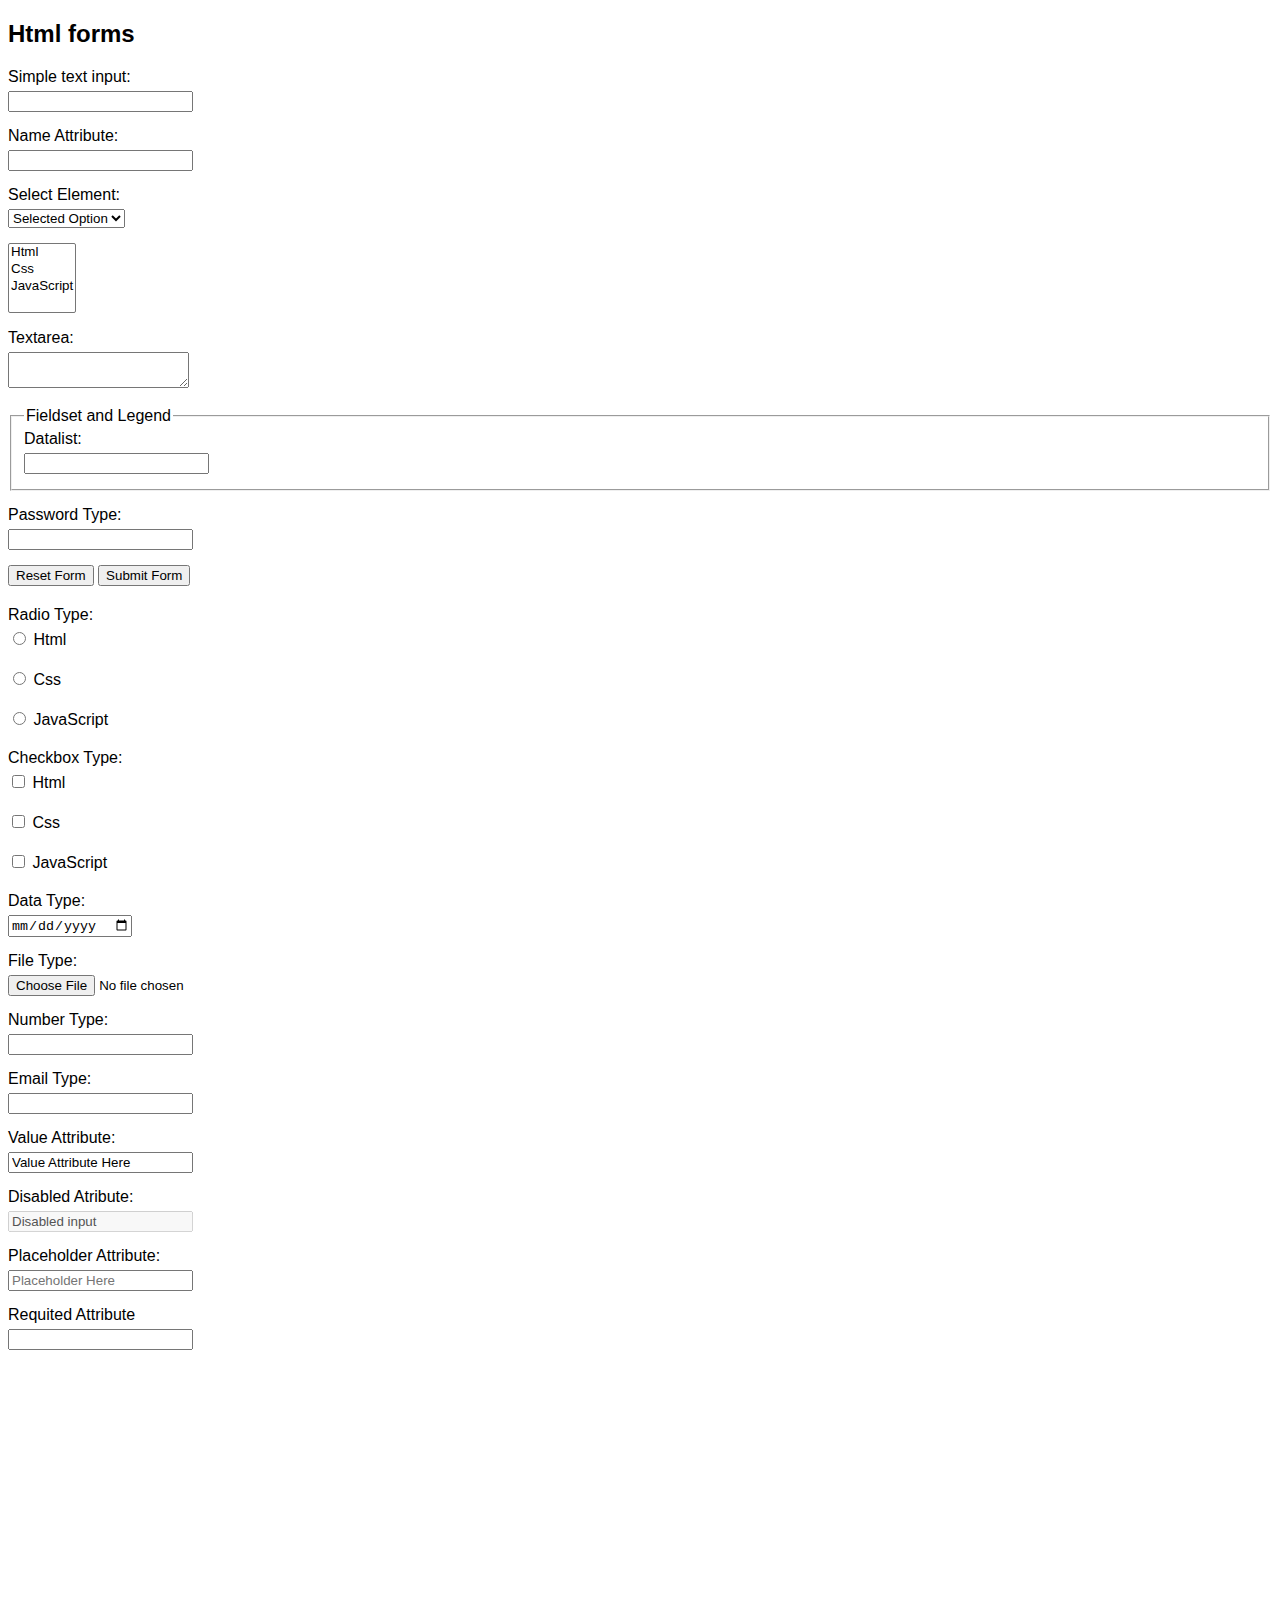
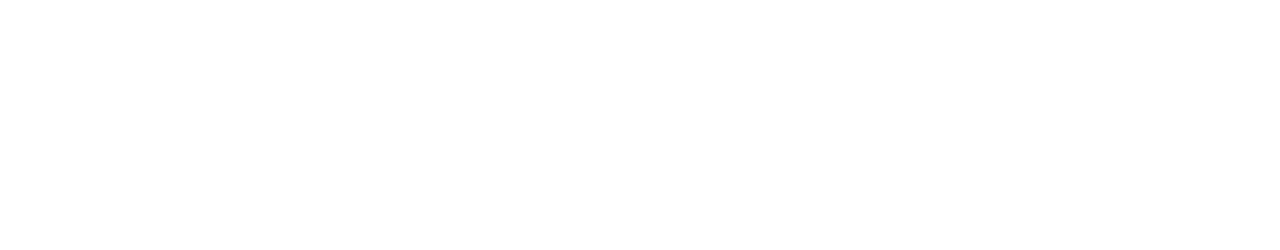
<file: html-forms-section/index.html>
<!DOCTYPE html>
<html lang="en">
  <head>
    <meta charset="UTF-8" />
    <meta name="viewport" content="width=device-width, initial-scale=1.0" />
    <title>Html forms Knowlegde</title>
    <link rel="stylesheet" href="style.css" />
  </head>
  <body>
    <h2>Html forms</h2>
    <!--01 forms attributes -->
    <form action="register.php" method="get">
      <!-- 02 first input (text type) -->
      <div>
        <label> Simple text input:</label>
        <input type="text" />
      </div>
      <!-- 03 name attribute -->
      <div>
        <!-- 04 for attribute -->
        <label for="using-name-att">Name Attribute:</label>
        <input type="text" name="using-name-att" />
      </div>
      <!--05 select element -->
      <div>
        <label for="select-element">Select Element:</label>
        <select name="select-element">
          <!--06 value attribute -->
          <option value="i-got-it">I got it</option>
          <option value="need-to-study">I need to Study</option>
          <!-- 07 selected attribute -->
          <option value="selected-option" selected>Selected Option</option>
        </select>
      </div>
      <!-- 08 multiple attribute -->
      <div>
        <select name="multiple-atribute" multiple>
          <option value="html">Html</option>
          <option value="css">Css</option>
          <option value="javascript">JavaScript</option>
        </select>
      </div>
      <!-- 09 text area element -->
      <div>
        <label for="textarea-element">Textarea:</label>
        <textarea name="textarea-element" id=""></textarea>
      </div>
      <!-- 10 fieldset and legend -->
      <div>
        <fieldset>
          <legend>Fieldset and Legend</legend>
          <label for="datalist">Datalist:</label>
          <!-- 11 list attribute -->
          <input type="text" list="datalist-123" name="datalist" />
          <!--12 datalist -->
          <datalist id="datalist-123">
            <option value="Html"></option>
            <option value="Css"></option>
            <option value="JavaScript"></option>
          </datalist>
        </fieldset>
      </div>
      <!-- 13 password type -->
      <div>
        <label for="password-type">Password Type:</label>
        <input type="password" name="password-type" />
      </div>
      <!--14 reset type -->
      <div class="inline-block">
        <input type="reset" value="Reset Form" />
      </div>
      <!--15 Submit type -->
      <div class="inline-block">
        <input type="submit" value="Submit Form" />
      </div>
      <!--16 radio type -->
      <div>
        <label for="radio-type">Radio Type:</label>
        <div>
          <div>
            <input
              class="inline-block"
              type="radio"
              value="html"
              name="radio-type"
            />
            <label class="inline-block" for="html">Html</label>
          </div>
          <div>
            <input
              class="inline-block"
              type="radio"
              value="css"
              name="radio-type"
            />
            <label class="inline-block" for="css">Css</label>
          </div>
          <div>
            <input
              class="inline-block"
              type="radio"
              value="javascript"
              name="radio-type"
            />
            <label class="inline-block" for="javascript">JavaScript</label>
          </div>
        </div>
      </div>
      <!-- 16 checkbox type -->
      <div>
        <label for="checkbox-type">Checkbox Type:</label>
        <div>
          <div>
            <input
              class="inline-block"
              type="checkbox"
              name="checkbox-type[]"
              value="html"
            />
            <label class="inline-block" for="html">Html</label>
          </div>
          <div>
            <input
              class="inline-block"
              type="checkbox"
              name="checkbox-type[]"
              value="css"
            />
            <label class="inline-block" for="css">Css</label>
          </div>
          <div>
            <input
              class="inline-block"
              type="checkbox"
              name="checkbox-type[]"
              value="javascript"
            />
            <label class="inline-block" for="javascript">JavaScript</label>
          </div>
        </div>
      </div>
      <!-- 17 date type -->
      <div>
        <label for="data-type">Data Type:</label>
        <input type="date" name="data-type" id="" />
      </div>
      <!-- 18 file type -->
      <div>
        <label for="file-type">File Type:</label>
        <input type="file" name="file-type" />
      </div>
      <!-- 19 number type -->
      <div>
        <label for="number-type">Number Type:</label>
        <input type="number" name="number-type" />
      </div>
      <!-- 20 email type -->
      <div>
        <label for="email-type">Email Type:</label>
        <input type="email" name="email-type" />
      </div>
      <!-- 21 name attribute -->
      <div>
        <label for="name-att">Value Attribute:</label>
        <input type="text" name="name-att" value="Value Attribute Here" />
      </div>
      <!-- 22 Desabled attribute -->
      <div>
        <label for="disabled-attibute">Disabled Atribute:</label>
        <input type="text" value="Disabled input" disabled />
      </div>
      <!-- 23 Placeholder attribute -->
      <div>
        <label for="placeholder-att"> Placeholder Attribute:</label>
        <input
          type="text"
          name="placeholder-att"
          placeholder="Placeholder Here"
        />
      </div>
      <!-- Required attribute -->
      <div>
        <label for="required-att">Requited Attribute</label>
        <input type="text" name="required-att" required />
      </div>
    </form>
  </body>
</html>
</file>
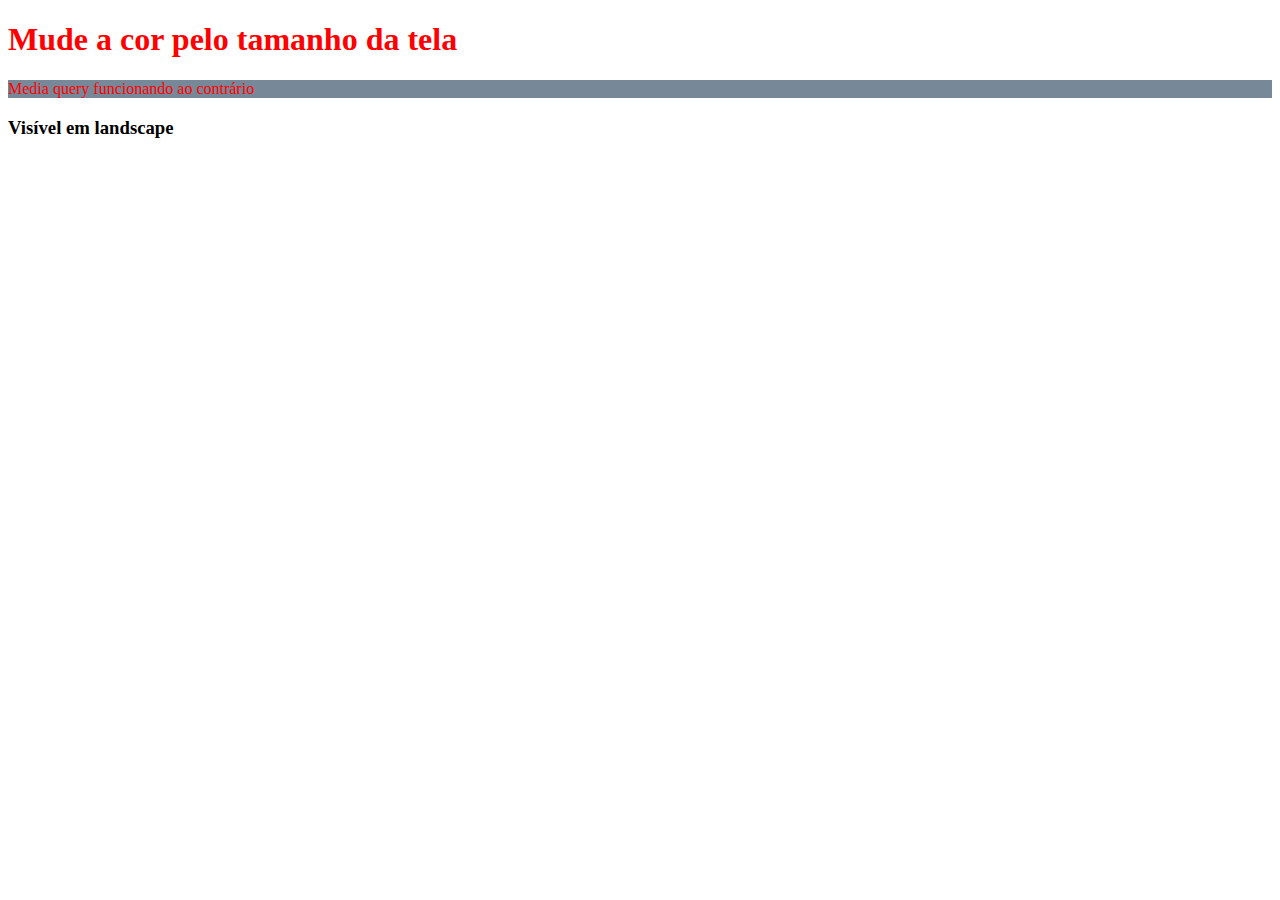
<file: html-responsive/index.html>
<!DOCTYPE html>
<html lang="en">
  <head>
    <meta charset="UTF-8" />
    <meta http-equiv="X-UA-Compatible" content="IE=edge" />
    <!-- 1 - Meta tag de responsividade -->
    <meta name="viewport" content="width=device-width, initial-scale=1.0" />
    <title>Responsividade</title>
    <link rel="stylesheet" href="css/styles.css" />
  </head>
  <body>
    <!-- 2 - Media query -->
    <h1>Mude a cor pelo tamanho da tela</h1>
    <!-- 3 - min width -->
    <p>Media query funcionando ao contrário</p>
    <!-- 4 - landscape -->
    <h3>Visível em landscape</h3>
  </body>
</html>
</file>
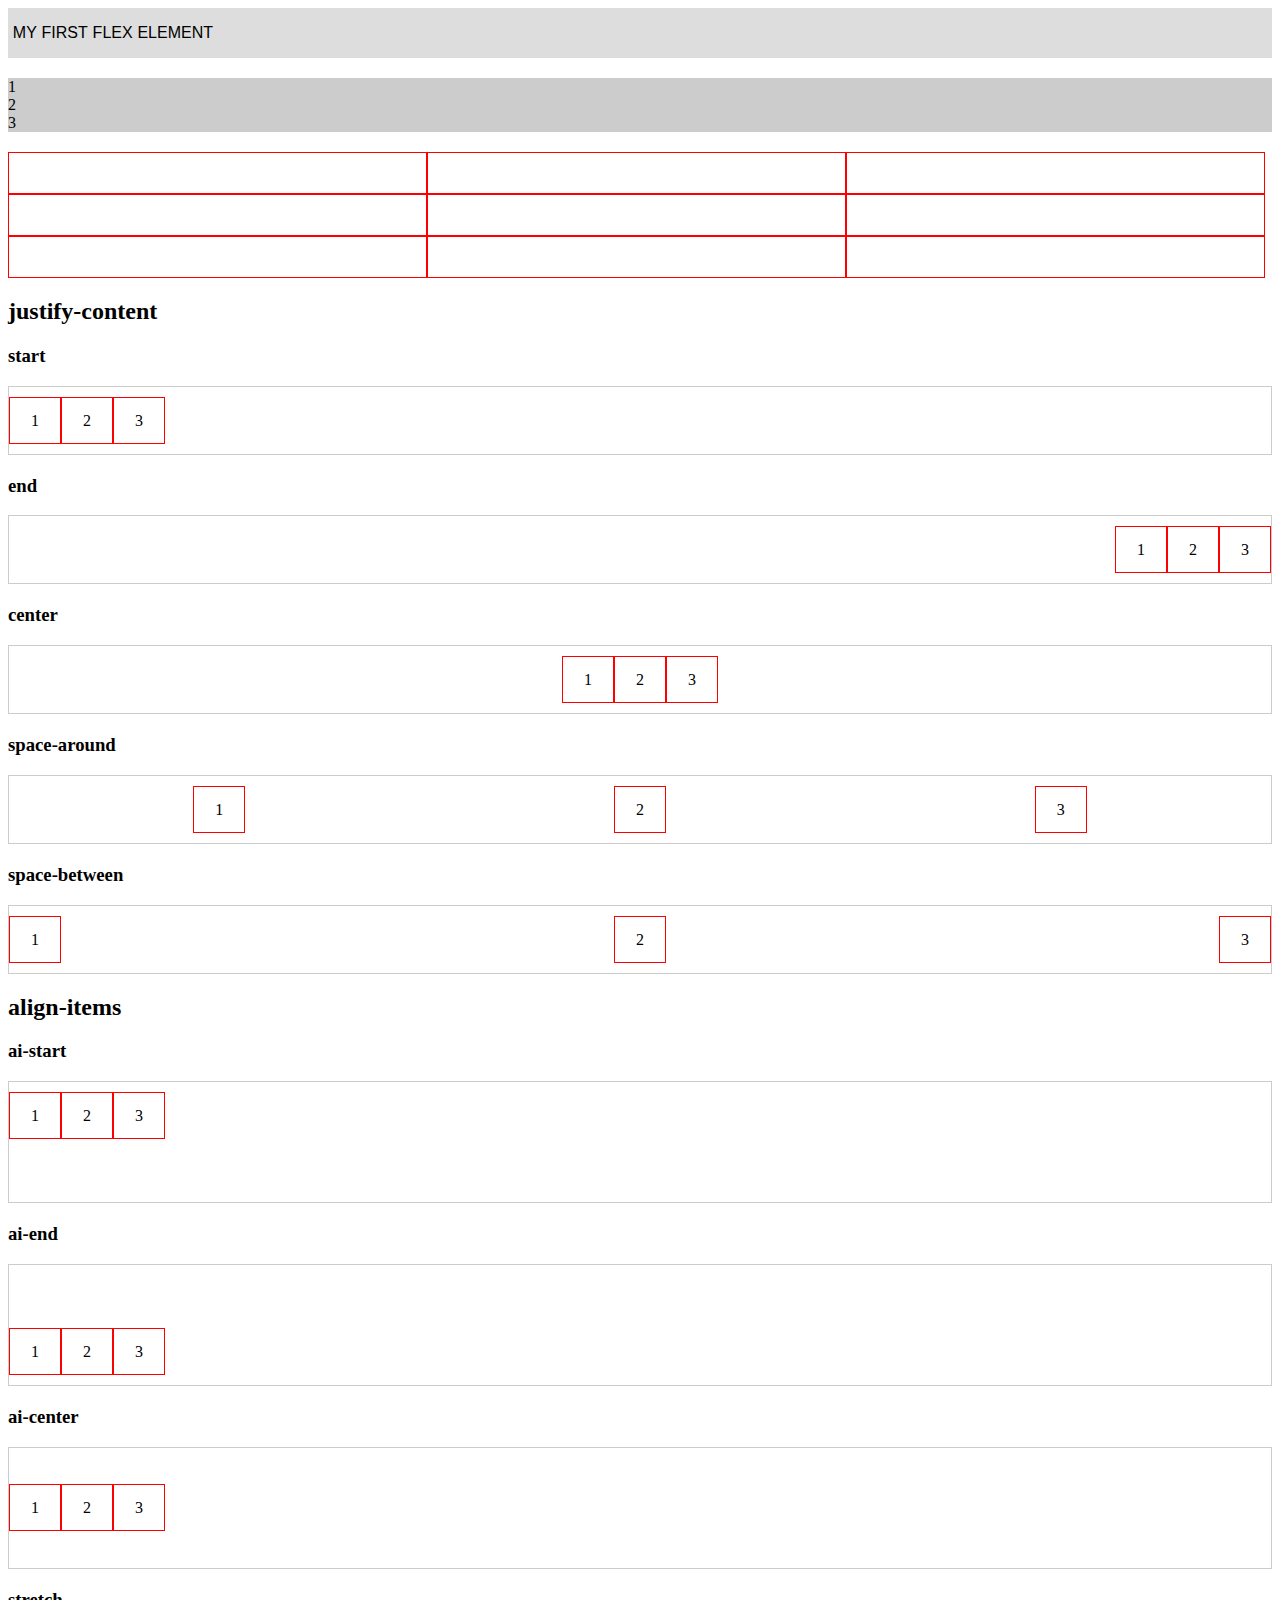
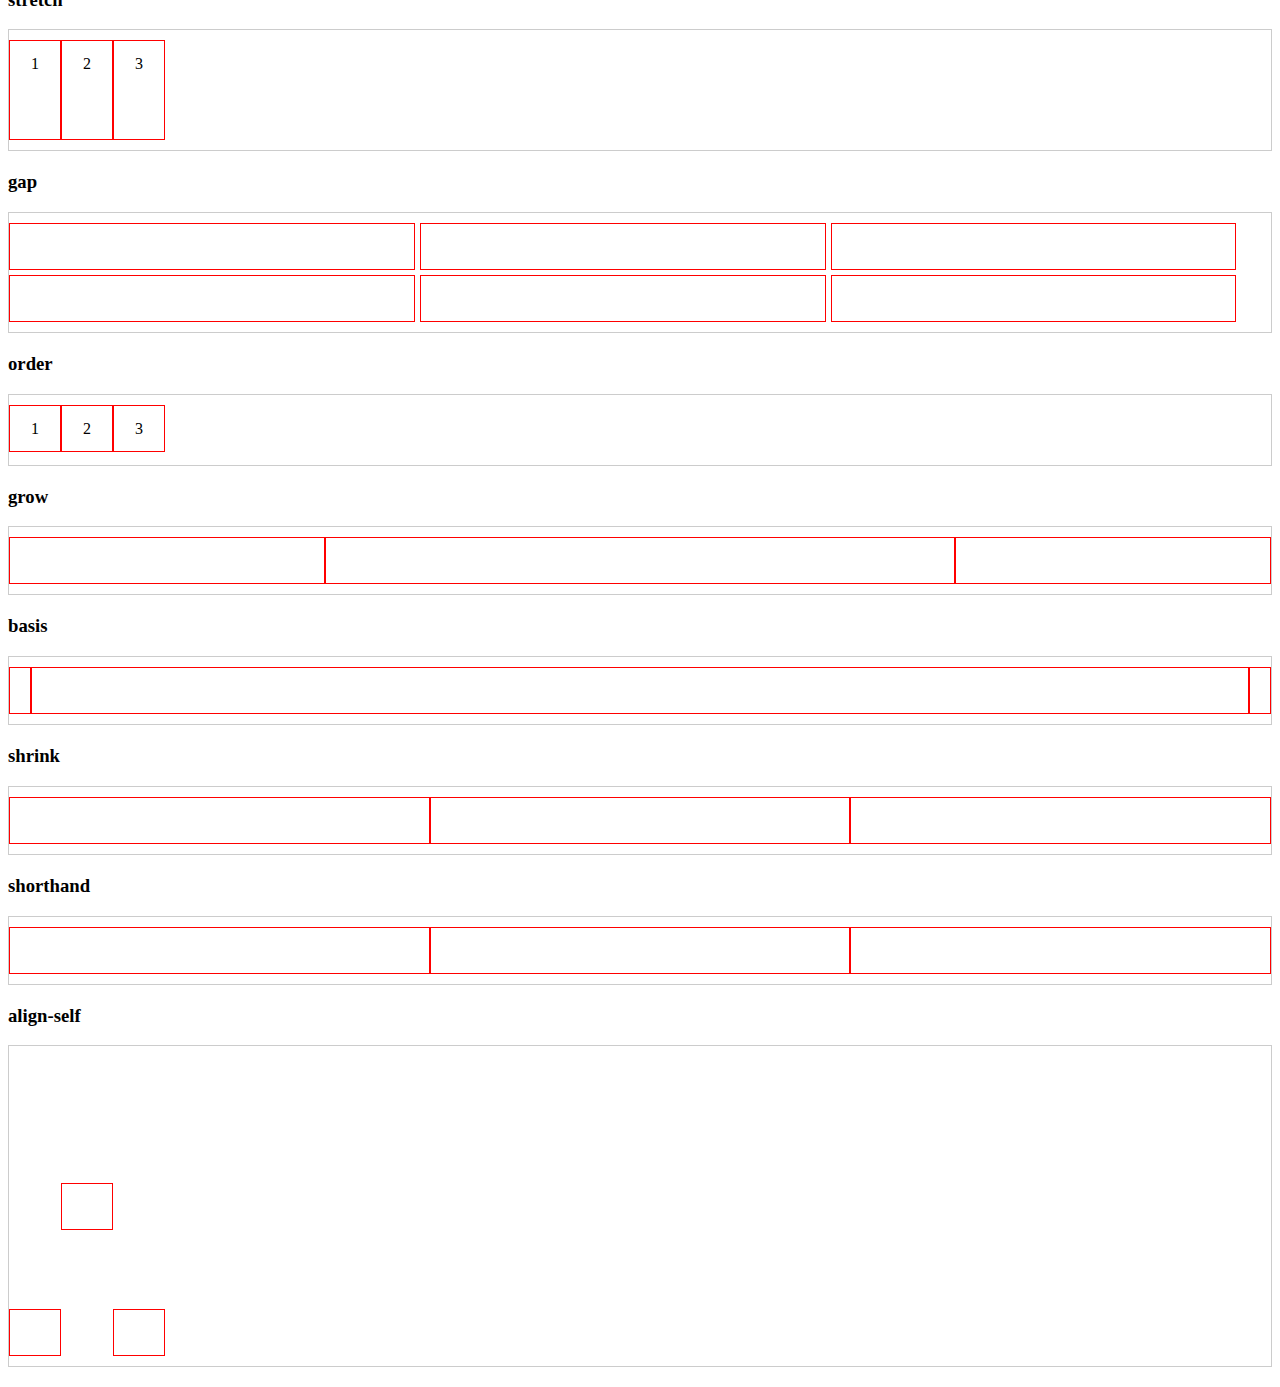
<file: flex-box/knowledge/index.html>
<!DOCTYPE html>
<html lang="en">
  <head>
    <meta charset="UTF-8" />
    <meta name="viewport" content="width=device-width, initial-scale=1.0" />
    <link rel="stylesheet" href="css/style.css" />
    <title>Flexbox</title>
  </head>
  <body>
    <!-- 1. flex -->
    <div class="flex">
      <p>my</p>
      <p>first</p>
      <p>flex</p>
      <p>element</p>
    </div>
    <!-- 2. column -->
    <div class="flex-column">
      <span>1</span>
      <span>2</span>
      <span>3</span>
    </div>
    <!-- 3. wrap -->
    <div class="wrap">
      <div class="box"></div>
      <div class="box"></div>
      <div class="box"></div>
      <div class="box"></div>
      <div class="box"></div>
      <div class="box"></div>
      <div class="box"></div>
      <div class="box"></div>
      <div class="box"></div>
    </div>
    <!-- 4. justify-content -->
    <section>
      <h2>justify-content</h2>
      <div class="values">
        <h3>start</h3>
        <div class="container-flex start">
          <div class="box">1</div>
          <div class="box">2</div>
          <div class="box">3</div>
        </div>
      </div>
      <div class="values">
        <h3>end</h3>
        <div class="container-flex end">
          <div class="box">1</div>
          <div class="box">2</div>
          <div class="box">3</div>
        </div>
      </div>
      <div class="values">
        <h3>center</h3>
        <div class="container-flex center">
          <div class="box">1</div>
          <div class="box">2</div>
          <div class="box">3</div>
        </div>
      </div>
      <div class="values">
        <h3>space-around</h3>
        <div class="container-flex space-around">
          <div class="box">1</div>
          <div class="box">2</div>
          <div class="box">3</div>
        </div>
      </div>
      <div class="values">
        <h3>space-between</h3>
        <div class="container-flex space-between">
          <div class="box">1</div>
          <div class="box">2</div>
          <div class="box">3</div>
        </div>
      </div>
    </section>
    <!-- 5. align items -->
    <section>
      <h2>align-items</h2>
      <div class="values">
        <h3>ai-start</h3>
        <div class="container-flex ai-start">
          <div class="box">1</div>
          <div class="box">2</div>
          <div class="box">3</div>
        </div>
      </div>
      <div class="values">
        <h3>ai-end</h3>
        <div class="container-flex ai-end">
          <div class="box">1</div>
          <div class="box">2</div>
          <div class="box">3</div>
        </div>
      </div>
      <div class="values">
        <h3>ai-center</h3>
        <div class="container-flex ai-center">
          <div class="box">1</div>
          <div class="box">2</div>
          <div class="box">3</div>
        </div>
      </div>
      <div class="values">
        <h3>stretch</h3>
        <div class="container-flex stretch">
          <div class="box">1</div>
          <div class="box">2</div>
          <div class="box">3</div>
        </div>
      </div>
    </section>
    <!-- 6. gap -->
    <section>
      <h3>gap</h3>
      <div class="container-flex gap">
        <div class="box"></div>
        <div class="box"></div>
        <div class="box"></div>
        <div class="box"></div>
        <div class="box"></div>
        <div class="box"></div>
      </div>
    </section>
    <!-- 7 order -->
    <h3>order</h3>
    <div class="container-flex order">
      <div class="box" id="three">3</div>
      <div class="box" id="one">1</div>
      <div class="box" id="two">2</div>
    </div>
    <!-- 8 grow -->
    <h3>grow</h3>
    <div class="container-flex grow">
      <div class="box"></div>
      <div class="box big"></div>
      <div class="box"></div>
    </div>
    <!-- 9. basis -->
    <h3>basis</h3>
    <div class="container-flex basis">
      <div class="box"></div>
      <div class="box big"></div>
      <div class="box"></div>
    </div>
    <!-- 10. shrink -->
    <h3>shrink</h3>
    <div class="container-flex shrink">
      <div class="box"></div>
      <div class="box small"></div>
      <div class="box"></div>
    </div>
    <!-- 11. shorthand -->
    <h3>shorthand</h3>
    <div class="container-flex shorthand">
      <div class="box"></div>
      <div class="box different"></div>
      <div class="box"></div>
    </div>
    <!-- 12 align-self -->
    <h3>align-self</h3>
    <div class="container-flex align-self">
      <div class="box"></div>
      <div class="box different"></div>
      <div class="box"></div>
    </div>
  </body>
</html>
</file>
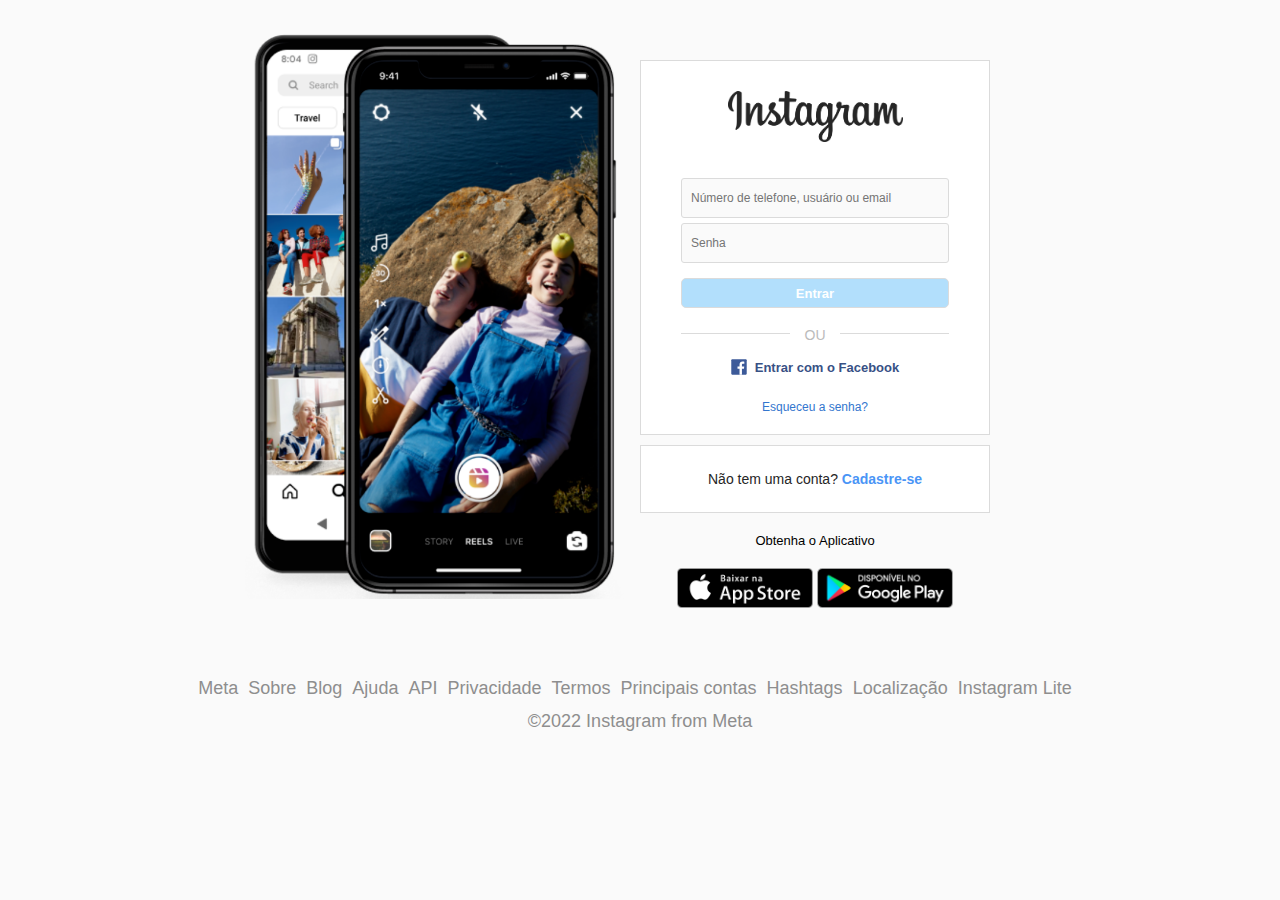
<file: flex-box/project/index.html>
<!DOCTYPE html>
<html lang="en">
  <head>
    <meta charset="UTF-8" />
    <meta name="viewport" content="width=device-width, initial-scale=1.0" />
    <link rel="stylesheet" href="css/style.css" />
    <link rel="shortcut icon" href="img/favicon.png" type="image/x-icon" />
    <title>Instagram</title>
  </head>
  <body>
    <main>
      <div id="main-container">
        <!-- Banner Container -->
        <div id="banner-container">
          <img src="img/banner2.png" alt="crie uma conta no instagram" />
        </div>
        <!-- Login e Registro -->
        <div id="form-container">
          <div id="form-box">
            <img id="logo-insta" src="img/logo_instagram.png" alt="instagram" />
            <form id="login-form">
              <input
                type="text"
                name="username"
                placeholder="Número de telefone, usuário ou email "
              />
              <input type="password" name="password" placeholder="Senha" />
              <input type="submit" value="Entrar" />
            </form>
            <div class="separator">
              <div class="line"></div>
              <span>Ou</span>
            </div>
            <div id="other-links">
              <div id="facebook-login">
                <a href="#">
                  <img src="img/logo_facebook.svg" alt="facebook" />
                  <span>Entrar com o Facebook</span>
                </a>
              </div>
              <div id="forgot-pass">
                <a href="#">Esqueceu a senha?</a>
              </div>
            </div>
          </div>
          <div id="register-container">
            <p>Não tem uma conta? <a href="#">Cadastre-se</a></p>
          </div>
          <div id="get-app-container">
            <p>Obtenha o Aplicativo</p>
            <a href="#">
              <img src="img/apple_btn.png" alt="AppleStore" />
            </a>
            <a href="#">
              <img src="img/gplay_btn.png" alt="GooglePlay" />
            </a>
          </div>
        </div>
      </div>
    </main>
    <footer>
      <nav>
        <ul id="footer-links">
          <li><a href="#">Meta</a></li>
          <li><a href="#">Sobre</a></li>
          <li><a href="#">Blog</a></li>
          <li><a href="#">Ajuda</a></li>
          <li><a href="#">API</a></li>
          <li><a href="#">Privacidade</a></li>
          <li><a href="#">Termos</a></li>
          <li><a href="#">Principais contas</a></li>
          <li><a href="#">Hashtags</a></li>
          <li><a href="#">Localização</a></li>
          <li><a href="#">Instagram Lite</a></li>
        </ul>
      </nav>
      <p id="copyright">&copy;2022 Instagram from Meta</p>
    </footer>
  </body>
</html>
</file>
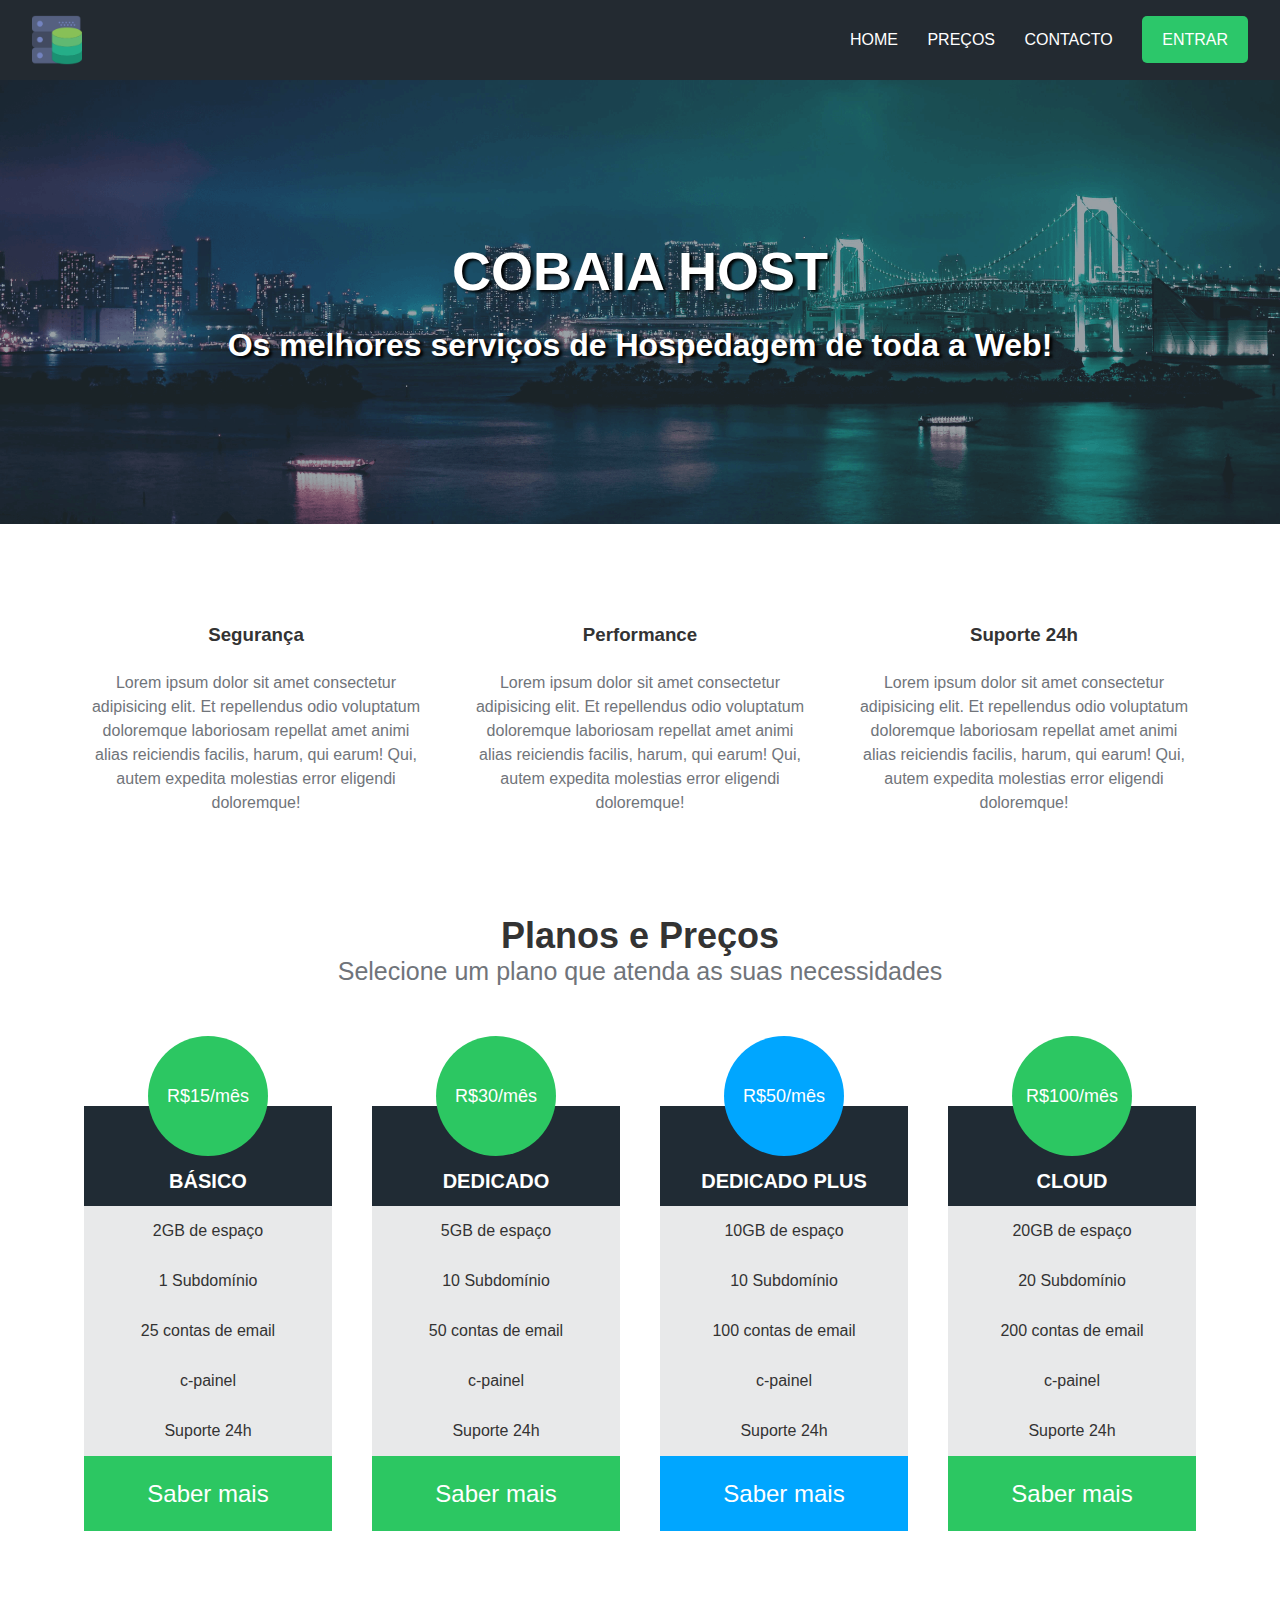
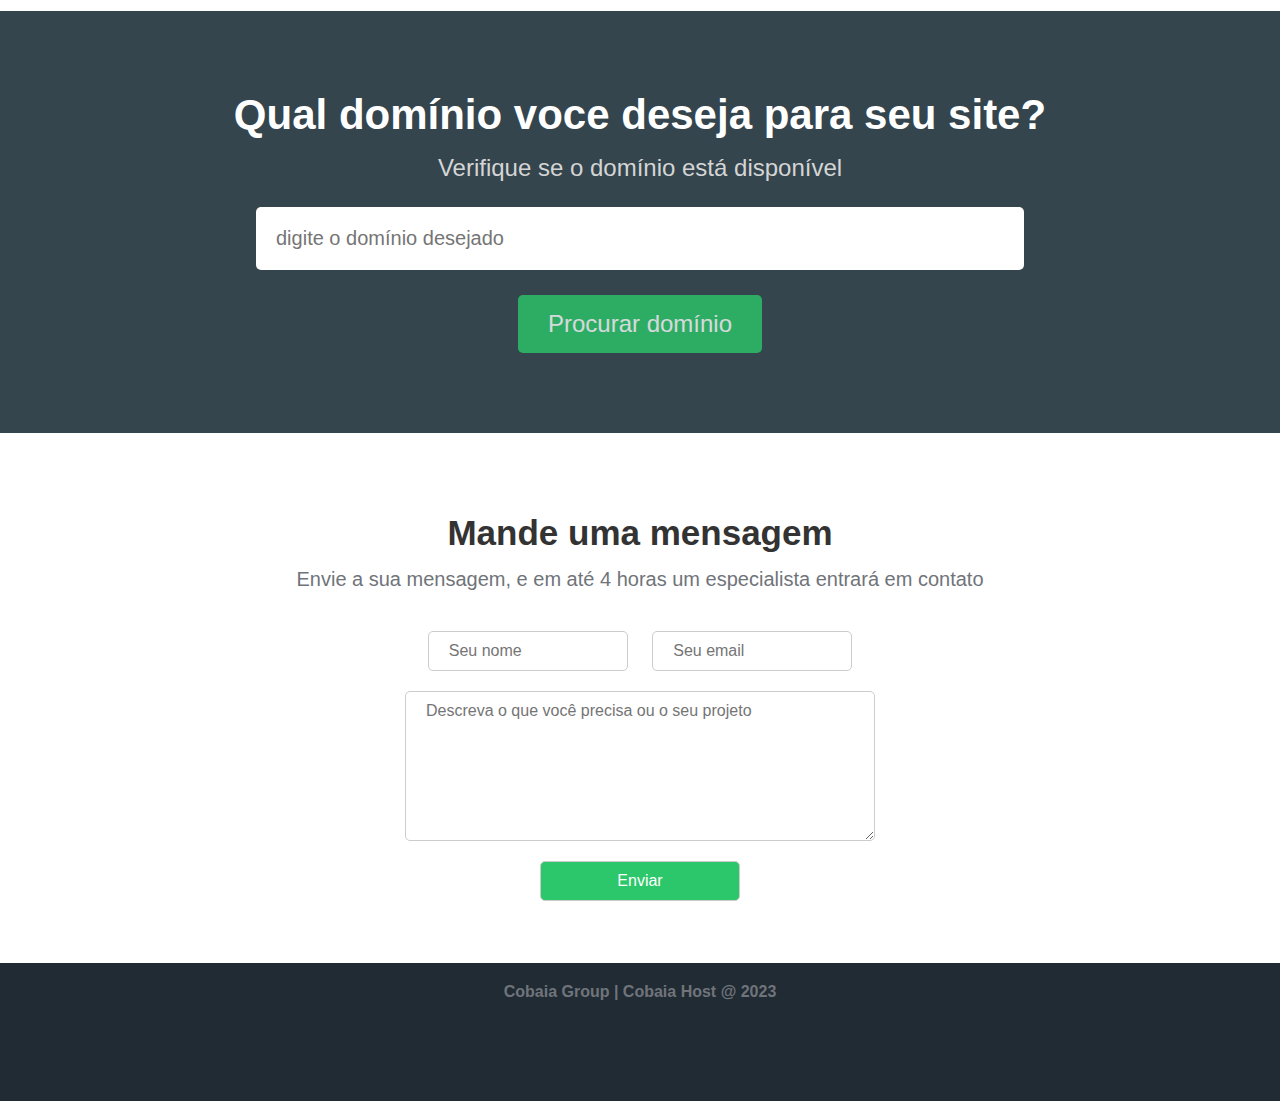
<file: html-responsive/project/index.html>
<!DOCTYPE html>
<html lang="pt-br">
  <head>
    <meta charset="UTF-8" />
    <meta name="viewport" content="width=device-width, initial-scale=1.0" />
    <!-- icons -->
    <link
      rel="stylesheet"
      href="https://cdnjs.cloudflare.com/ajax/libs/font-awesome/6.4.2/css/all.min.css"
      integrity="sha512-z3gLpd7yknf1YoNbCzqRKc4qyor8gaKU1qmn+CShxbuBusANI9QpRohGBreCFkKxLhei6S9CQXFEbbKuqLg0DA=="
      crossorigin="anonymous"
      referrerpolicy="no-referrer"
    />
    <!-- style -->
    <link rel="stylesheet" href="css/style.css" />
    <title>Cobaia Host</title>
  </head>
  <body>
    <div class="container">
      <div class="navbar-container">
        <nav>
          <a href="#">
            <img src="img/cobaia-logo.png" class="logo" alt="Cobaia Host" />
          </a>
          <ul class="navbar-items">
            <li>
              <a href="#">Home</a>
            </li>
            <li>
              <a href="#">Preços</a>
            </li>
            <li>
              <a href="#">Contacto</a>
            </li>
            <li>
              <a href="#" class="default-btn">Entrar</a>
            </li>
          </ul>
        </nav>
      </div>
      <main>
        <div class="main-banner">
          <h1>Cobaia Host</h1>
          <p>Os melhores serviços de Hospedagem de toda a Web!</p>
        </div>
        <section class="services-container">
          <ul>
            <li>
              <i class="fas fa-shield-alt"></i>
              <h3>Segurança</h3>
              <p>
                Lorem ipsum dolor sit amet consectetur adipisicing elit. Et
                repellendus odio voluptatum doloremque laboriosam repellat amet
                animi alias reiciendis facilis, harum, qui earum! Qui, autem
                expedita molestias error eligendi doloremque!
              </p>
            </li>
            <li>
              <i class="fas fa-rocket"></i>
              <h3>Performance</h3>
              <p>
                Lorem ipsum dolor sit amet consectetur adipisicing elit. Et
                repellendus odio voluptatum doloremque laboriosam repellat amet
                animi alias reiciendis facilis, harum, qui earum! Qui, autem
                expedita molestias error eligendi doloremque!
              </p>
            </li>
            <li>
              <i class="fas fa-comments"></i>
              <h3>Suporte 24h</h3>
              <p>
                Lorem ipsum dolor sit amet consectetur adipisicing elit. Et
                repellendus odio voluptatum doloremque laboriosam repellat amet
                animi alias reiciendis facilis, harum, qui earum! Qui, autem
                expedita molestias error eligendi doloremque!
              </p>
            </li>
          </ul>
        </section>
        <section class="pricing-container">
          <h2>Planos e Preços</h2>
          <p>Selecione um plano que atenda as suas necessidades</p>
          <div class="plans-container">
            <div class="plan">
              <ul>
                <li class="price">R$15/mês</li>
                <li class="plan-name">Básico</li>
                <li>2GB de espaço</li>
                <li>1 Subdomínio</li>
                <li>25 contas de email</li>
                <li>c-painel</li>
                <li>Suporte 24h</li>
                <li class="plan-btn">Saber mais</li>
              </ul>
            </div>
            <div class="plan">
              <ul>
                <li class="price">R$30/mês</li>
                <li class="plan-name">Dedicado</li>
                <li>5GB de espaço</li>
                <li>10 Subdomínio</li>
                <li>50 contas de email</li>
                <li>c-painel</li>
                <li>Suporte 24h</li>
                <li class="plan-btn">Saber mais</li>
              </ul>
            </div>
            <div class="plan">
              <ul>
                <li class="price recommended">R$50/mês</li>
                <li class="plan-name">DEdicado Plus</li>
                <li>10GB de espaço</li>
                <li>10 Subdomínio</li>
                <li>100 contas de email</li>
                <li>c-painel</li>
                <li>Suporte 24h</li>
                <li class="plan-btn recommended">Saber mais</li>
              </ul>
            </div>
            <div class="plan">
              <ul>
                <li class="price">R$100/mês</li>
                <li class="plan-name">Cloud</li>
                <li>20GB de espaço</li>
                <li>20 Subdomínio</li>
                <li>200 contas de email</li>
                <li>c-painel</li>
                <li>Suporte 24h</li>
                <li class="plan-btn">Saber mais</li>
              </ul>
            </div>
          </div>
        </section>
        <section class="searchdomain-container">
          <h2>Qual domínio voce deseja para seu site?</h2>
          <p>Verifique se o domínio está disponível</p>
          <form>
            <input
              type="text"
              name="domain"
              id="domain"
              placeholder="digite o domínio desejado"
            />
            <input type="submit" value="Procurar domínio" />
          </form>
        </section>
        <section class="contact-container">
          <h2>Mande uma mensagem</h2>
          <p>
            Envie a sua mensagem, e em até 4 horas um especialista entrará em
            contato
          </p>
          <form>
            <input type="text" name="name" id="name" placeholder="Seu nome" />
            <input
              type="email"
              name="email"
              id="email"
              placeholder="Seu email"
            />
            <textarea
              name="message"
              id="message"
              placeholder="Descreva o que você precisa ou o seu projeto"
            ></textarea>
            <input type="submit" value="Enviar" />
          </form>
        </section>
      </main>
      <footer>
        <p>Cobaia Group | Cobaia Host @ 2023</p>
      </footer>
    </div>
  </body>
</html>
</file>
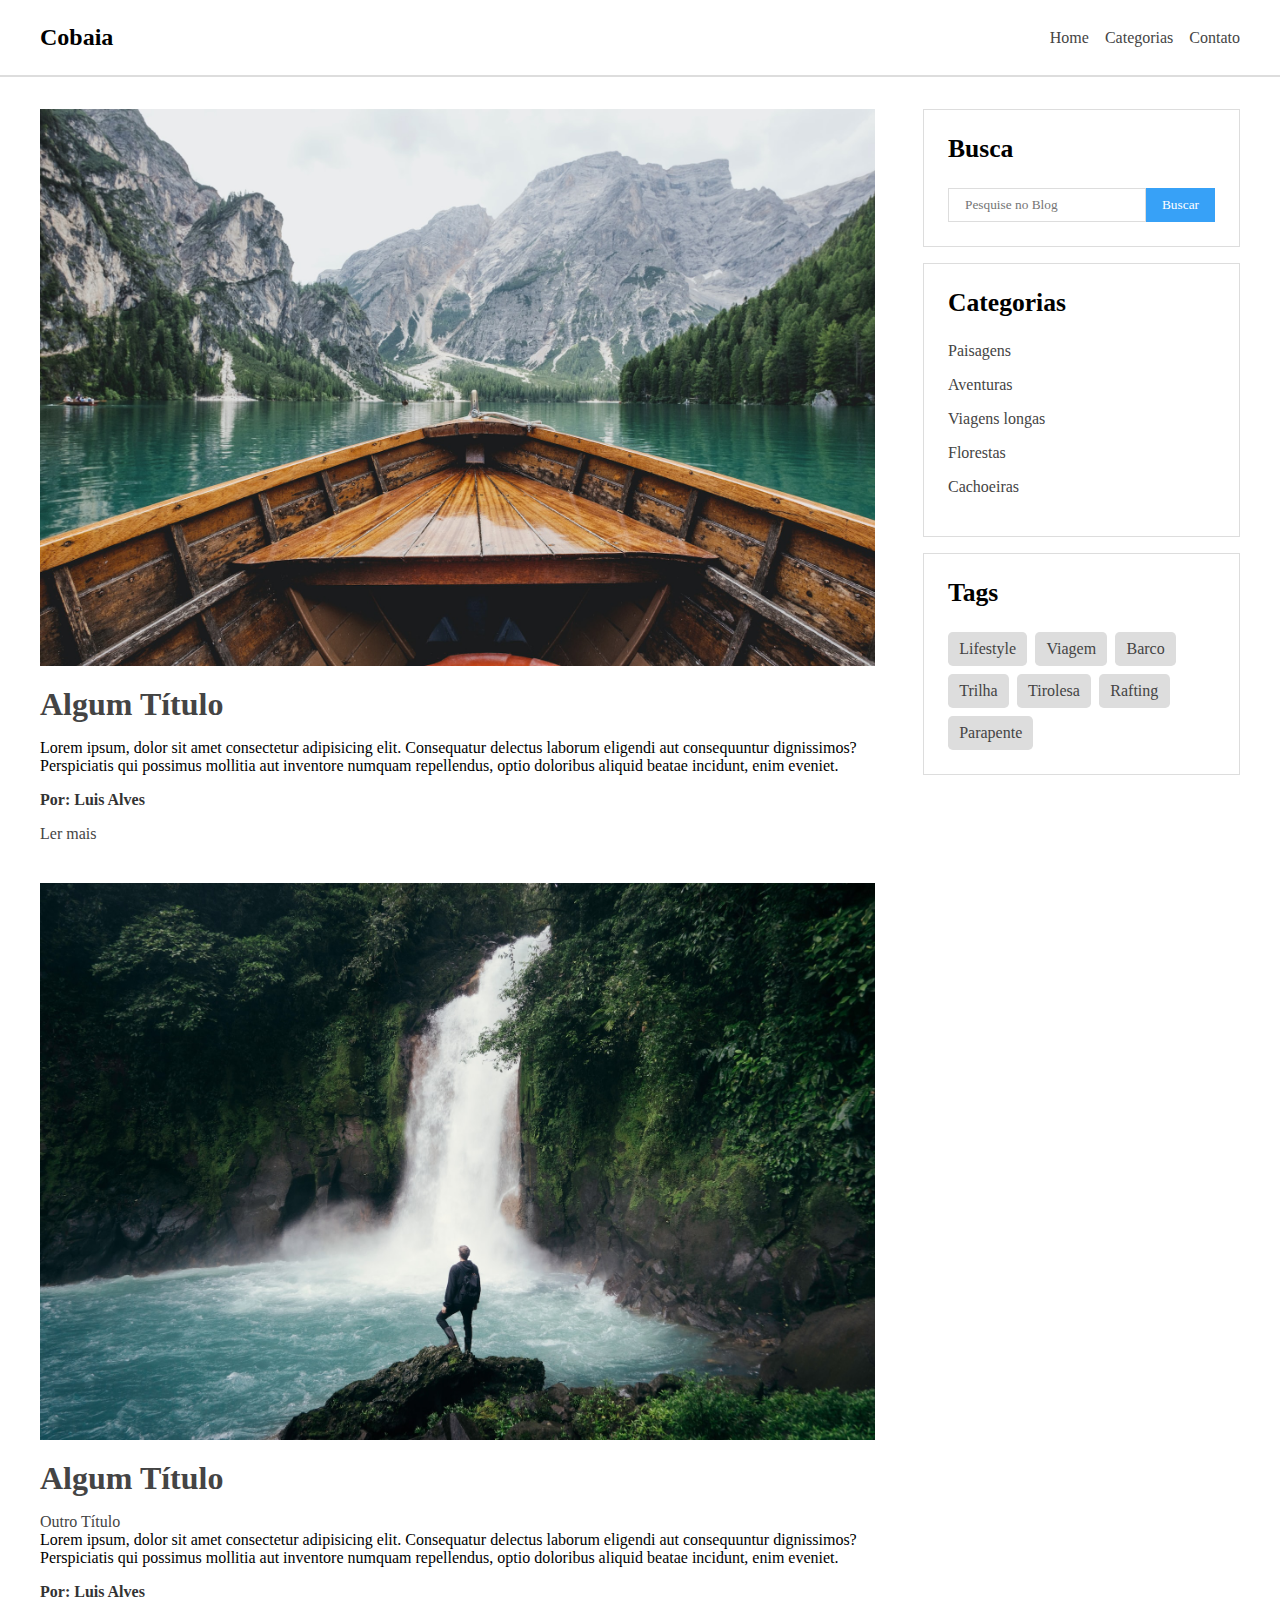
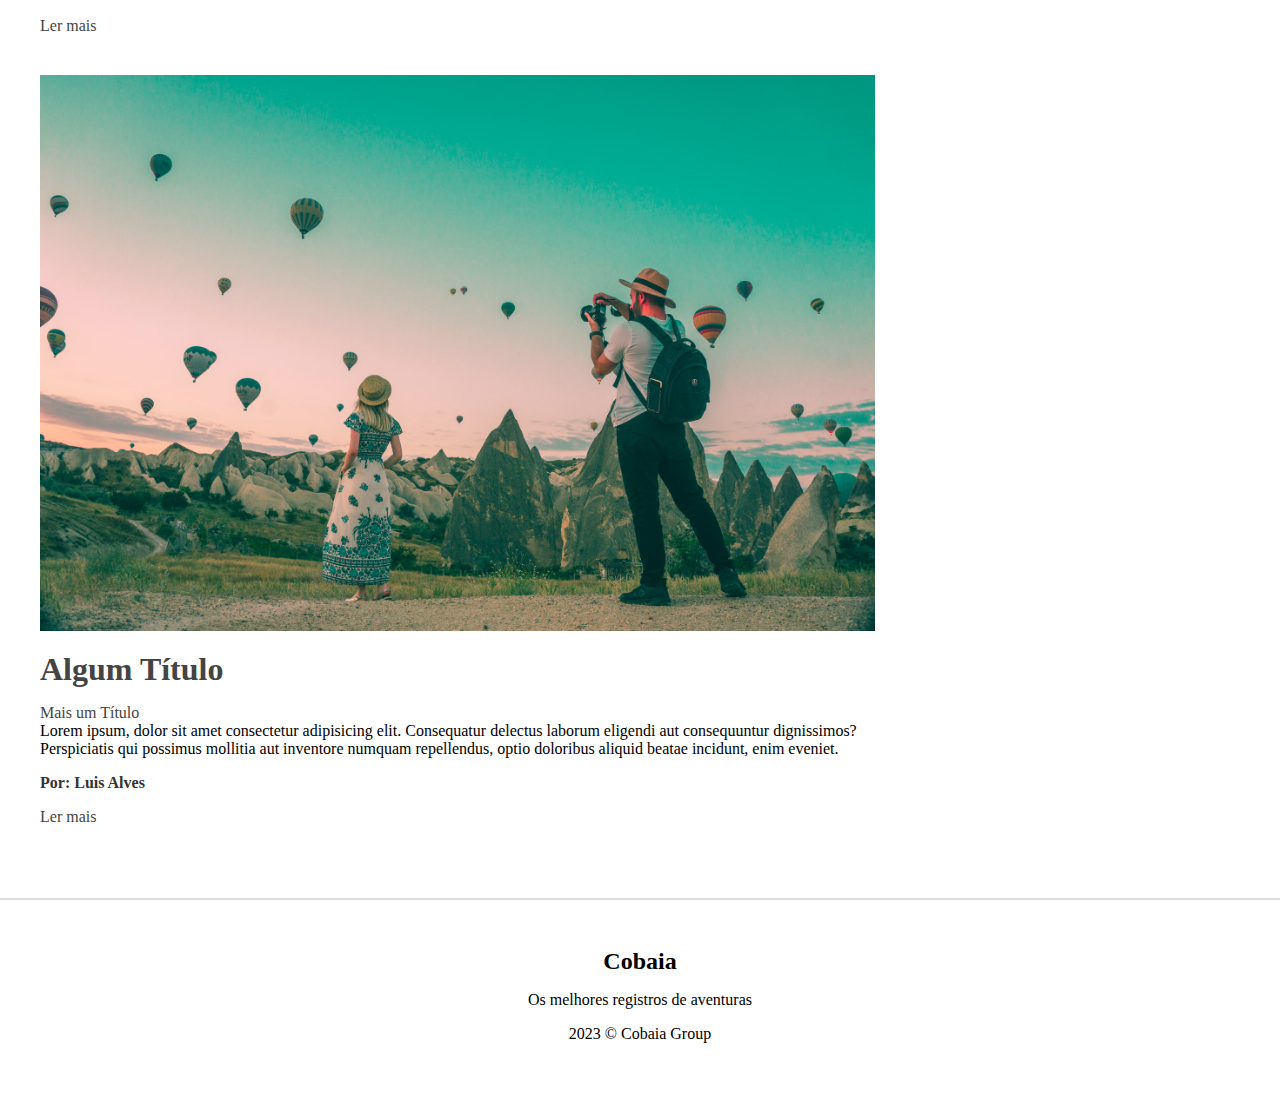
<file: semantic-html/project/index.html>
<!DOCTYPE html>
<html lang="en">
  <head>
    <meta charset="UTF-8" />
    <meta name="viewport" content="width=device-width, initial-scale=1.0" />
    <link rel="stylesheet" href="css/style.css" />
    <title>Blog Semântico</title>
  </head>
  <body>
    <header>
      <nav id="navbar">
        <div id="navbar-inner">
          <h2>Cobaia</h2>
          <ul id="nav-links">
            <li><a href="#">Home</a></li>
            <li><a href="#">Categorias</a></li>
            <li><a href="#">Contato</a></li>
          </ul>
        </div>
      </nav>
    </header>
    <div class="container">
      <main id="posts-container">
        <article class="post">
          <img src="img/f1.jpg" alt="Passeio de barco" />
          <h3 class="title">
            <a href="#">Algum Título</a>
          </h3>
          <p class="description">
            Lorem ipsum, dolor sit amet consectetur adipisicing elit.
            Consequatur delectus laborum eligendi aut consequuntur dignissimos?
            Perspiciatis qui possimus mollitia aut inventore numquam
            repellendus, optio doloribus aliquid beatae incidunt, enim eveniet.
          </p>
          <p class="author">Por: Luis Alves</p>
          <a href="#">Ler mais</a>
        </article>
        <article class="post">
          <img src="img/f2.jpg" alt="cachoeira" />
          <h3 class="title">
            <a href="#">Algum Título</a>
          </h3>
          <a href="#">Outro Título</a>
          <p class="description">
            Lorem ipsum, dolor sit amet consectetur adipisicing elit.
            Consequatur delectus laborum eligendi aut consequuntur dignissimos?
            Perspiciatis qui possimus mollitia aut inventore numquam
            repellendus, optio doloribus aliquid beatae incidunt, enim eveniet.
          </p>
          <p class="author">Por: Luis Alves</p>
          <a href="#">Ler mais</a>
        </article>
        <article class="post">
          <img src="img/f3.jpg" alt="Balões" />
          <h3 class="title">
            <a href="#">Algum Título</a>
          </h3>
          <a href="#">Mais um Título</a>
          <p class="description">
            Lorem ipsum, dolor sit amet consectetur adipisicing elit.
            Consequatur delectus laborum eligendi aut consequuntur dignissimos?
            Perspiciatis qui possimus mollitia aut inventore numquam
            repellendus, optio doloribus aliquid beatae incidunt, enim eveniet.
          </p>
          <p class="author">Por: Luis Alves</p>
          <a href="#">Ler mais</a>
        </article>
      </main>
      <aside id="sidebar">
        <section id="search-bar">
          <h4>Busca</h4>
          <form>
            <input type="text" placeholder="Pesquise no Blog" />
            <input type="submit" value="Buscar" />
          </form>
        </section>
        <section id="categories">
          <h4>Categorias</h4>
          <nav>
            <ul>
              <li><a href="#">Paisagens</a></li>
              <li><a href="#">Aventuras</a></li>
              <li><a href="#">Viagens longas</a></li>
              <li><a href="#">Florestas</a></li>
              <li><a href="#">Cachoeiras</a></li>
            </ul>
          </nav>
        </section>
        <section id="tags">
          <h4>Tags</h4>
          <div id="tags-container">
            <a href="#">Lifestyle</a>
            <a href="#">Viagem</a>
            <a href="#">Barco</a>
            <a href="#">Trilha</a>
            <a href="#">Tirolesa</a>
            <a href="#">Rafting</a>
            <a href="#">Parapente</a>
          </div>
        </section>
      </aside>
    </div>
    <footer id="footer">
      <h2>Cobaia</h2>
      <p>Os melhores registros de aventuras</p>
      <p>2023 &copy; Cobaia Group</p>
    </footer>
  </body>
</html>
</file>
<file: html-forms-section/style.css>
body {
  font-family: Arial, Helvetica, sans-serif;
  margin-bottom: 500px;
}

div {
  margin-bottom: 15px;
}

div label,
div input {
  display: block;
  margin-bottom: 5px;
}

.inline-block {
  display: inline-block;
}
</file>
<file: html-responsive/css/styles.css>
/* 2 - media query */
h1 {
  color: red;
}

@media screen and (max-width: 500px) {
  h1 {
    color: blue;
  }
}

/* 3 - min-width */
p {
  background-color: red;
  color: #000;
}

@media screen and (min-width: 800px) {
  p {
    background-color: #789;
    color: red;
  }
}

/* 4 - landscape */
h3 {
  display: none;
}

@media screen and (orientation: landscape) {
  h3 {
    display: block;
  }
}
</file>
<file: flex-box/knowledge/css/style.css>
/* 1. flex */
.flex {
  display: flex;
  background-color: #ddd;
  margin-bottom: 20px;
}

.flex p {
  padding-left: 0.3em;
  text-transform: uppercase;
  font-family: Arial, Helvetica, sans-serif;
}

/* 2. flex-column */
.flex-column {
  display: flex;
  flex-direction: column;
  background-color: #ccc;
  margin-bottom: 20px;
}

/* wrap */
.wrap {
  display: flex;
  flex-wrap: wrap;
  margin-bottom: 20px;
}

.box {
  height: 40px;
  width: 33%;
  border: 1px solid red;
}

/* 4. justify-content */
.container-flex {
  display: flex;
  border: #ccc 1px solid;
  padding: 10px 0;
  margin-bottom: 20px;
}

.container-flex .box {
  width: 50px;
  height: 45px;
  text-align: center;
  line-height: 45px;
}

/* end */
.end {
  justify-content: end;
}

/* start */
.start {
  justify-content: start;
}

/* center */
.center {
  justify-content: center;
}

/* space-around */
.space-around {
  justify-content: space-around;
}

/* space-between */
.space-between {
  justify-content: space-between;
}

/* 5. align items */
.ai-start,
.ai-end,
.ai-center,
.stretch {
  height: 100px;
}

.ai-start {
  align-items: start;
}
.ai-end {
  align-items: end;
}
.ai-center {
  align-items: center;
}
.stretch {
  align-items: stretch;
}

.stretch .box {
  height: auto;
}

/* 6. gap */
.gap {
  flex-wrap: wrap;
  gap: 5px;
}

.gap .box {
  width: 32%;
}

/* 7. order */
.order {
  display: flex;
  text-align: center;
  height: 50px;
  line-height: 50px;
}

#one {
  order: 1;
}
#two {
  order: 2;
}
#three {
  order: 3;
}

/* grow */

.grow .box {
  flex: 1;
}

.grow .big {
  flex: 2;
}

/* 9. basis */
.basis .box {
  flex-basis: 20px;
}

.basis .big {
  flex-grow: 1;
}

/* 10. shrink */
.shrink .box {
  flex-grow: 1;
  flex-shrink: 1;
  flex-basis: 250px;
  width: auto;
}

.shrink .small {
  flex-shrink: 2;
}

/* 11. flex shorthand */
.shorthand .box {
  flex: 1 1 250px;
  width: auto;
}

.shorthand .different {
  flex-shrink: 2;
}

/* 11. align-self */
.align-self {
  height: 300px;
  align-items: end;
}

.align-self .different {
  align-self: center;
}
</file>
<file: html-responsive/project/css/style.css>
/* Geral */
* {
  margin: 0;
  padding: 0;
  font-family: Helvetica;
  box-sizing: border-box;
}

h1,
h2,
h3 {
  color: #333;
}

p {
  color: #70747a;
}

/* Navbar */
.navbar-container {
  width: 100%;
  height: 80px;
  background-color: #232a31;
  padding: 0 2rem;
}

nav {
  position: relative;
}

.logo {
  width: 50px;
  margin-top: 15px;
}

.navbar-items {
  position: absolute;
  right: 0;
  height: 80px;
  line-height: 80px;
  margin: 0;
  display: inline-block;
}

.navbar-items li {
  display: inline-block;
  text-transform: uppercase;
  margin-left: 25px;
}

.navbar-items a {
  color: #fff;
  text-decoration: none;
  transition: 0.5s;
}

.navbar-items a:hover {
  color: #ccc;
}

.default-btn {
  padding: 15px 20px;
  background-color: #2cc76a;
  border-radius: 5px;
}

.navbar-items .default-btn:hover {
  background-color: #22bb5f;
  color: #fff;
}

/* main banner */
.main-banner {
  background-image: url("../img/mainbanner.png");
  background-size: cover;
  background-position: center;
  padding: 10rem 0;
}

.main-banner h1,
.main-banner p {
  color: #fff;
  text-align: center;
  font-weight: bold;
  text-shadow: #000 3px 2px 3px;
}

.main-banner h1 {
  margin-bottom: 25px;
  font-size: 54px;
  text-transform: uppercase;
}

.main-banner p {
  font-size: 32px;
}

/* services */
.services-container {
  padding: 5rem 0;
}

.services-container ul {
  display: flex;
  width: 90%;
  margin: 0 auto;
}

.services-container li {
  flex: 1 1 200px;
  list-style: none;
  text-align: center;
  padding: 20px;
}

.services-container h3 {
  margin-bottom: 25px;
}

.services-container p {
  line-height: 24px;
}

.fas {
  font-size: 60px;
  margin-bottom: 15px;
}

.fa-shield-alt {
  color: #2cc76a;
}

.fa-rocket {
  color: #ef3f29;
}

.fa-comments {
  color: #ef8f29;
}

/* prices and plans */
.pricing-container {
  padding-bottom: 5rem;
  text-align: center;
}

.pricing-container h2 {
  font-size: 36px;
}

.pricing-container p {
  font-size: 25px;
}

.plans-container {
  display: flex;
  justify-content: space-between;
  width: 90%;
  margin: 50px auto 0;
}

.plan {
  flex: 1;
  max-width: 275px;
  margin: 0 20px;
}

.plan ul {
  padding: 0;
}

.plan li {
  list-style: none;
  height: 50px;
  line-height: 50px;
  background-color: #e8e9ea;
  color: #333;
}

.plan .price {
  width: 120px;
  height: 120px;
  border-radius: 50%;
  background-color: #2cc762;
  color: #fff;
  text-align: center;
  line-height: 120px;
  margin: 0 auto -50px;
  font-size: 18px;
  position: relative;
}

.plan .plan-name {
  text-transform: uppercase;
  font-size: 20px;
  font-weight: bold;
  color: #fff;
  background-color: #202b34;
  padding: 50px 0;
}

.plan .plan-btn {
  background-color: #2cc762;
  color: #fff;
  font-size: 24px;
  height: 75px;
  line-height: 75px;
  cursor: pointer;
}

.plan .recommended {
  background-color: rgb(0, 166, 255);
}

/* Search domain */

.searchdomain-container {
  background-color: #34454e;
  text-align: center;
  padding: 5rem 0;
}

.searchdomain-container h2 {
  color: #fff;
  font-size: 42px;
  margin-bottom: 15px;
}

.searchdomain-container p {
  color: #d5d5d5;
  font-size: 24px;
  margin-bottom: 25px;
}

.searchdomain-container input {
  display: block;
  border: none;
  border-radius: 5px;
  margin: 0 auto;
}

.searchdomain-container input[type="text"] {
  width: 60%;
  padding: 20px;
  font-size: 20px;
  margin-bottom: 25px;
}

.searchdomain-container input[type="submit"] {
  background-color: #2cc76a;
  padding: 15px 30px;
  color: #fff;
  font-size: 24px;
  cursor: pointer;
  opacity: 0.8;
}

.searchdomain-container input[type="submit"]:hover {
  opacity: 1;
}

/* contact form */
.contact-container {
  text-align: center;
  padding: 5rem 0 2rem 0;
}

.contact-container h2 {
  font-size: 35px;
  margin-bottom: 15px;
}

.contact-container p {
  font-size: 20px;
  margin-bottom: 40px;
}

.contact-container input,
.contact-container textarea {
  width: 200px;
  padding: 10px 20px;
  font-size: 16px;
  border-radius: 5px;
  border: 1px solid #ccc;
  margin: 0 10px 20px;
}

.contact-container textarea {
  display: block;
  margin: 0 auto 20px;
  width: 470px;
  height: 150px;
}

.contact-container input[type="submit"] {
  display: block;
  margin: 0 auto;
  background-color: #2cc76a;
  color: #fff;
  cursor: pointer;
}

/* footer */
footer {
  text-align: center;
  font-weight: bold;
  padding: 20px 0 100px;
  background-color: #202b34;
  margin-top: 30px;
}

/* Responsiveness */

/* small laptops starting from 1100px*/
@media screen and (max-width: 1100px) {
  .plans-container {
    width: 95%;
  }

  .plan {
    margin: 0 5px;
  }
}

/* tablet 900px */
@media screen and (max-width: 900px) {
  .main-banner p {
    padding: 0 6rem;
  }

  .searchdomain-container {
    padding: 2rem 4rem;
  }
}

/* Necessary brackpoint 750px */
@media screen and (max-width: 750px) {
  .services-container ul {
    flex-direction: column;
  }

  .plans-container {
    width: 70%;
    flex-direction: column;
    padding: 0 2rem;
  }

  .plan {
    width: 100%;
    max-width: 100%;
    margin-bottom: 20px;
  }
}

/* mobile L 576px */
@media screen and (max-width: 576px) {
  .navbar-items li {
    font-size: 12px;
    margin-left: 10px;
  }

  .main-banner p {
    padding: 0 2rem;
  }

  .plans-container {
    width: 100%;
  }

  .searchdomain-container h2 {
    font-size: 28px;
  }

  .searchdomain-container input[type="text"] {
    width: 100%;
  }

  .contact-container {
    padding: 3rem 2rem;
  }

  .contact-container input,
  .contact-container textarea {
    width: 100%;
    margin: 10px 0;
  }
}

/* mobile M 420px */
@media screen and (max-width: 420px) {
  .navbar-items li:nth-child(-n + 3) {
    display: none;
  }
}
</file>
<file: flex-box/project/css/style.css>
/* Gneral Reset */
* {
  margin: 0;
  padding: 0;
  box-sizing: border-box;
  font-family: Helvetica;
}

body {
  background-color: #fafafa;
}
/* Containers */
#main-container {
  display: flex;
  margin-top: 30px;
}

#banner-container,
#form-container {
  flex: 1 1 0;
  width: 50%;
}

#banner-container {
  text-align: right;
}

#banner-container img {
  width: 100%;
  margin-right: 15px;
  margin-bottom: 25px;
  max-width: 380px;
}

#form-container {
  text-align: center;
}

/* Login form  */
#form-box {
  background-color: #fff;
  border: 1px solid #dbdbdb;
  width: 350px;
  margin-top: 30px;
}

#logo-insta {
  width: 175px;
  height: 51px;
  margin: 30px auto 12px;
}

#login-form {
  margin-top: 20px;
}

#login-form input {
  display: block;
  font-size: 12px;
  padding: 12px 9px;
  background-color: #fafafa;
  border: 1px solid #dbdbdb;
  border-radius: 3px;
  width: 268px;
  margin: 5px auto;
}

#login-form input[type="submit"] {
  background-color: #b2dffc;
  color: #fff;
  margin-top: 15px;
  border-radius: 5px;
  height: 30px;
  font-size: 13px;
  padding: 0;
  font-weight: bold;
}

/* Separador */
.separator {
  position: relative;
}

.line {
  border-top: 1px solid #dbdbdb;
  width: 268px;
  margin: 25px auto;
}

.separator span {
  position: absolute;
  text-transform: uppercase;
  color: #bbb;
  top: -6px;
  width: 50px;
  margin-left: -25px;
  background-color: #fff;
  font-size: 14px;
}

/* Facebook Login */
#facebook-login {
  margin-bottom: 25px;
}

#facebook-login a {
  text-decoration: none;
  color: #385185;
  display: flex;
  align-items: center;
  justify-content: center;
}

#facebook-login img {
  width: 16px;
  height: 16px;
  margin-right: 8px;
}

#facebook-login span {
  font-weight: bold;
  font-size: 13px;
  margin-top: 1px;
}

/* Forgot password */
#forgot-pass {
  margin-bottom: 20px;
  font-size: 12px;
}

#forgot-pass a {
  text-decoration: none;
  color: #3376ce;
}

/* Register */
#register-container {
  background-color: #fff;
  border: 1px solid #dbdbdb;
  width: 350px;
  margin-top: 10px;
  padding: 25px;
}

#register-container p {
  font-size: 14px;
  color: #262626;
}

#register-container a {
  color: #4a95f6;
  font-weight: bold;
  text-decoration: none;
}

/* Get app */
#get-app-container {
  text-align: center;
  width: 350px;
}

#get-app-container p {
  margin: 20px 0;
  font-size: 13px;
}

#get-app-container a {
  text-decoration: none;
}

#get-app-container img {
  width: 136px;
  height: 40px;
}

/* Footer */
footer {
  text-align: left;
  width: 1000px;
  margin: 50px auto;
  display: flex;
  flex-direction: column;
  justify-content: center;
  align-items: center;
}

#footer-links {
  display: flex;
  list-style: none;
}

#footer-links li {
  margin-right: 10px;
}

#footer-links a,
#copyright {
  text-decoration: none;
  color: #8e8e8e;
  font-size: 18px;
}

#copyright {
  margin-top: 12px;
}

/* Mobile */
@media screen and (max-width: 450px) {
  body {
    background-color: #fff;
  }

  #banner-container {
    display: none;
  }

  #main-container,
  #form-box {
    margin-top: 0;
  }

  #form-container,
  #form-box,
  #register-container,
  #get-app-container {
    border: none;
    width: 100%;
  }

  footer {
    width: 90%;
  }

  #footer-links {
    flex-wrap: wrap;
    justify-content: center;
    margin-bottom: 10px;
  }
}
</file>
<file: semantic-html/project/css/style.css>
/* reset */
* {
  padding: 0;
  margin: 0;
  font-family: Georgia;
}

ul {
  list-style: none;
}

a {
  text-decoration: none;
  color: #444;
  transition: 0.4s;
}

a:hover {
  color: #37a1f7;
}

/* navbar */
#navbar {
  padding: 1.5rem 2.5rem;
  border-bottom: 2px solid #ddd;
}

#navbar-inner {
  display: flex;
  justify-content: space-between;
  align-items: center;
  max-width: 1200px;
  margin: 0 auto;
}

#nav-links {
  display: flex;
  gap: 1rem;
}

/* conteúdo principal */
.container {
  display: flex;
  gap: 3rem;
  padding: 2rem 2.5rem;
  max-width: 1200px;
  margin: 0 auto;
}

#posts-container {
  flex: 3 1 0;
}

.post {
  margin-bottom: 2.5rem;
}

.post img {
  width: 100%;
  margin-bottom: 1rem;
}

.title,
.description,
.author {
  margin-bottom: 1rem;
}

.title {
  font-size: 2rem;
}

.author {
  color: #333;
  font-weight: bold;
}

/* barra lateral */
#sidebar {
  flex: 1 1 0;
}

#search-bar,
#categories,
#tags {
  padding: 1.5rem;
  border: 1px solid #ddd;
  margin-bottom: 1rem;
}

#search-bar h4,
#categories h4,
#tags h4 {
  margin-bottom: 1.5rem;
  font-size: 1.6rem;
}

#search-bar form {
  display: flex;
}

#search-bar input {
  padding: 0.5rem 1rem;
  border: 1px solid #ddd;
}

#search-bar input[type="submit"] {
  cursor: pointer;
  background-color: #37a1f7;
  color: #fff;
  border: none;
}

#categories li {
  margin-bottom: 1rem;
}

#tags-container {
  display: flex;
  flex-wrap: wrap;
  gap: 0.5rem;
}

#tags-container a {
  background-color: #ddd;
  padding: 0.5rem 0.7rem;
  border-radius: 0.3rem;
}

/* rodapé */
#footer {
  border-top: 2px solid #ddd;
  padding: 3rem;
  text-align: center;
}

#footer h2,
#footer p {
  margin-bottom: 1rem;
}

/* responsivo */
@media (max-width: 450px) {
  .container {
    flex-wrap: wrap;
  }
}
</file>
